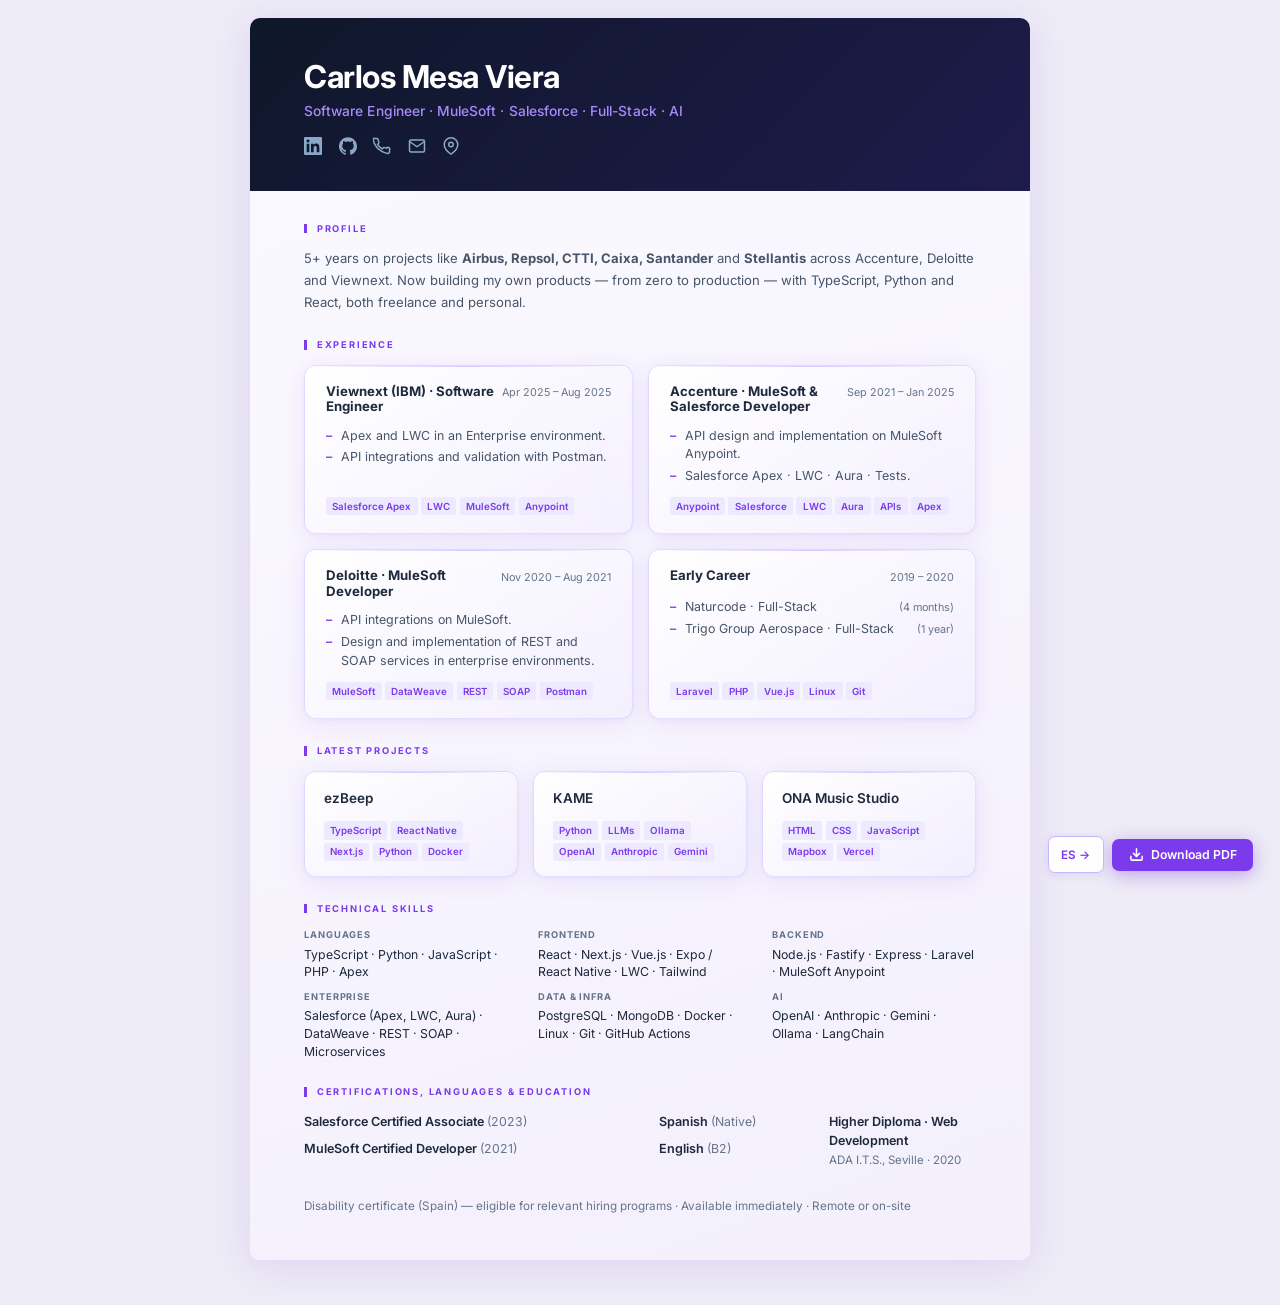
<file: index.html>
<!DOCTYPE html>
<html lang="en">
<head>
  <meta charset="UTF-8"/>
  <meta name="viewport" content="width=780"/>
  <title>Carlos Mesa Viera — CV</title>
  <link rel="preconnect" href="https://fonts.googleapis.com"/>
  <link rel="preconnect" href="https://fonts.gstatic.com" crossorigin/>
  <link href="https://fonts.googleapis.com/css2?family=Inter:wght@300;400;500;600;700&display=swap" rel="stylesheet"/>
  <link rel="stylesheet" href="assets/style.css?v=25"/>
</head>
<body>

<div class="toolbar">
  <a href="es.html" class="btn-lang">ES →</a>
  <button class="btn-pdf" onclick="window.print()">
    <svg width="15" height="15" viewBox="0 0 24 24" fill="none" stroke="currentColor" stroke-width="2.5" stroke-linecap="round" stroke-linejoin="round"><path d="M21 15v4a2 2 0 01-2 2H5a2 2 0 01-2-2v-4"/><polyline points="7 10 12 15 17 10"/><line x1="12" y1="15" x2="12" y2="3"/></svg>
    Download PDF
  </button>
</div>

<main class="page">

  <header>
    <h1>Carlos Mesa Viera</h1>
    <div class="cv-title">Software Engineer · MuleSoft · Salesforce · Full-Stack · AI</div>
    <div class="contact-row">
      <!-- LinkedIn -->
      <a href="https://www.linkedin.com/in/carlos-mesa-viera-747501197" target="_blank" class="contact-icon" title="linkedin.com/in/carlosmesaviera">
        <svg xmlns="http://www.w3.org/2000/svg" width="18" height="18" viewBox="0 0 24 24" fill="currentColor"><path d="M20.447 20.452h-3.554v-5.569c0-1.328-.027-3.037-1.852-3.037-1.853 0-2.136 1.445-2.136 2.939v5.667H9.351V9h3.414v1.561h.046c.477-.9 1.637-1.85 3.37-1.85 3.601 0 4.267 2.37 4.267 5.455v6.286zM5.337 7.433c-1.144 0-2.063-.926-2.063-2.065 0-1.138.92-2.063 2.063-2.063 1.14 0 2.064.925 2.064 2.063 0 1.139-.925 2.065-2.064 2.065zm1.782 13.019H3.555V9h3.564v11.452zM22.225 0H1.771C.792 0 0 .774 0 1.729v20.542C0 23.227.792 24 1.771 24h20.451C23.2 24 24 23.227 24 22.271V1.729C24 .774 23.2 0 22.222 0h.003z"/></svg>
      </a>
      <!-- GitHub -->
      <a href="https://github.com/cmesa-dev" target="_blank" class="contact-icon" title="github.com/cmesa-dev">
        <svg xmlns="http://www.w3.org/2000/svg" width="18" height="18" viewBox="0 0 24 24" fill="currentColor"><path d="M12 .297c-6.63 0-12 5.373-12 12 0 5.303 3.438 9.8 8.205 11.385.6.113.82-.258.82-.577 0-.285-.01-1.04-.015-2.04-3.338.724-4.042-1.61-4.042-1.61C4.422 18.07 3.633 17.7 3.633 17.7c-1.087-.744.084-.729.084-.729 1.205.084 1.838 1.236 1.838 1.236 1.07 1.835 2.809 1.305 3.495.998.108-.776.417-1.305.76-1.605-2.665-.3-5.466-1.332-5.466-5.93 0-1.31.465-2.38 1.235-3.22-.135-.303-.54-1.523.105-3.176 0 0 1.005-.322 3.3 1.23.96-.267 1.98-.399 3-.405 1.02.006 2.04.138 3 .405 2.28-1.552 3.285-1.23 3.285-1.23.645 1.653.24 2.873.12 3.176.765.84 1.23 1.91 1.23 3.22 0 4.61-2.805 5.625-5.475 5.92.42.36.81 1.096.81 2.22 0 1.606-.015 2.896-.015 3.286 0 .315.21.69.825.57C20.565 22.092 24 17.592 24 12.297c0-6.627-5.373-12-12-12"/></svg>
      </a>
      <!-- Phone -->
      <a href="tel:+34642966414" class="contact-icon" title="+34 642 966 414">
        <svg xmlns="http://www.w3.org/2000/svg" width="18" height="18" viewBox="0 0 24 24" fill="none" stroke="currentColor" stroke-width="2" stroke-linecap="round" stroke-linejoin="round"><path d="M22 16.92v3a2 2 0 01-2.18 2 19.79 19.79 0 01-8.63-3.07A19.5 19.5 0 013.07 10.8a19.79 19.79 0 01-3.07-8.68A2 2 0 012 2h3a2 2 0 012 1.72c.127.96.361 1.903.7 2.81a2 2 0 01-.45 2.11L6.09 9.91a16 16 0 006 6l1.27-1.27a2 2 0 012.11-.45c.907.339 1.85.573 2.81.7A2 2 0 0122 16.92z"/></svg>
      </a>
      <!-- Email -->
      <a href="mailto:cmesa.dev@gmail.com" class="contact-icon" title="cmesa.dev@gmail.com">
        <svg xmlns="http://www.w3.org/2000/svg" width="18" height="18" viewBox="0 0 24 24" fill="none" stroke="currentColor" stroke-width="2" stroke-linecap="round" stroke-linejoin="round"><path d="M4 4h16c1.1 0 2 .9 2 2v12c0 1.1-.9 2-2 2H4c-1.1 0-2-.9-2-2V6c0-1.1.9-2 2-2z"/><polyline points="22,6 12,13 2,6"/></svg>
      </a>
      <!-- Location con hover reveal -->
      <span class="contact-icon contact-loc">
        <svg xmlns="http://www.w3.org/2000/svg" width="18" height="18" viewBox="0 0 24 24" fill="none" stroke="currentColor" stroke-width="2" stroke-linecap="round" stroke-linejoin="round"><path d="M21 10c0 7-9 13-9 13s-9-6-9-13a9 9 0 0118 0z"/><circle cx="12" cy="10" r="3"/></svg>
        <span class="loc-text">Seville, Spain</span>
      </span>
    </div>
  </header>

  <div class="page-body">

  <hr/>

  <!-- Profile -->
  <section class="summary">
    <h2>Profile</h2>
    <p>5+ years on projects like <strong>Airbus, Repsol, CTTI, Caixa, Santander</strong> and <strong>Stellantis</strong> across Accenture, Deloitte and Viewnext. Now building my own products — from zero to production — with TypeScript, Python and React, both freelance and personal.</p>
  </section>

  <!-- Experience -->
  <section>
    <h2>Experience</h2>

    <div class="exp-grid">

      <!-- Viewnext -->
      <div class="exp-card">
        <div class="exp-card-top">
          <h3>Viewnext (IBM) · Software Engineer</h3>
          <span class="date">Apr 2025 – Aug 2025</span>
        </div>
        <ul class="bullets">
          <li>Apex and LWC in an Enterprise environment.</li>
          <li>API integrations and validation with Postman.</li>
        </ul>
        <div class="tags">
          <span class="tag">Salesforce Apex</span><span class="tag">LWC</span><span class="tag">MuleSoft</span><span class="tag">Anypoint</span>
        </div>
      </div>

      <!-- Accenture -->
      <div class="exp-card">
        <div class="exp-card-top">
          <h3>Accenture · MuleSoft &amp; Salesforce Developer</h3>
          <span class="date">Sep 2021 – Jan 2025</span>
        </div>
        <ul class="bullets">
          <li>API design and implementation on MuleSoft Anypoint.</li>
          <li>Salesforce Apex · LWC · Aura · Tests.</li>
        </ul>
        <div class="tags">
          <span class="tag">Anypoint</span><span class="tag">Salesforce</span><span class="tag">LWC</span><span class="tag">Aura</span><span class="tag">APIs</span><span class="tag">Apex</span>
        </div>
      </div>

      <!-- Deloitte -->
      <div class="exp-card">
        <div class="exp-card-top">
          <h3>Deloitte · MuleSoft Developer</h3>
          <span class="date">Nov 2020 – Aug 2021</span>
        </div>
        <ul class="bullets">
          <li>API integrations on MuleSoft.</li>
          <li>Design and implementation of REST and SOAP services in enterprise environments.</li>
        </ul>
        <div class="tags">
          <span class="tag">MuleSoft</span><span class="tag">DataWeave</span><span class="tag">REST</span><span class="tag">SOAP</span><span class="tag">Postman</span>
        </div>
      </div>

      <!-- Otros -->
      <div class="exp-card">
        <div class="exp-card-top">
          <h3>Early Career</h3>
          <span class="date">2019 – 2020</span>
        </div>
        <ul class="bullets">
          <li class="flex-entry">Naturcode · Full-Stack<span class="entry-dur">(4 months)</span></li>
          <li class="flex-entry">Trigo Group Aerospace · Full-Stack<span class="entry-dur">(1 year)</span></li>
        </ul>
        <div class="tags">
          <span class="tag">Laravel</span><span class="tag">PHP</span><span class="tag">Vue.js</span><span class="tag">Linux</span><span class="tag">Git</span>
        </div>
      </div>

    </div>
  </section>

  <!-- Latest Projects -->
  <section>
    <h2>Latest Projects</h2>

    <div class="proj-grid">

      <a href="https://github.com/cmesa-dev/barcode-scanner" target="_blank" class="proj-card">
        <h3>ezBeep</h3>
        <div class="tags">
          <span class="tag">TypeScript</span><span class="tag">React Native</span><span class="tag">Next.js</span><span class="tag">Python</span><span class="tag">Docker</span>
        </div>
        <div class="proj-hover-label">See demos →</div>
      </a>

      <a href="https://github.com/cmesa-dev/kame" target="_blank" class="proj-card">
        <h3>KAME</h3>
        <div class="tags">
          <span class="tag">Python</span><span class="tag">LLMs</span><span class="tag">Ollama</span><span class="tag">OpenAI</span><span class="tag">Anthropic</span><span class="tag">Gemini</span>
        </div>
        <div class="proj-hover-label">View repo →</div>
      </a>

      <a href="https://onastudio.vercel.app" target="_blank" class="proj-card">
        <h3>ONA Music Studio</h3>
        <div class="tags">
          <span class="tag">HTML</span><span class="tag">CSS</span><span class="tag">JavaScript</span><span class="tag">Mapbox</span><span class="tag">Vercel</span>
        </div>
        <div class="proj-hover-label">Open site →</div>
      </a>

    </div>
  </section>

  <!-- Skills -->
  <section>
    <h2>Technical Skills</h2>
    <div class="skills-grid">
      <div class="skill-group">
        <div class="label">Languages</div>
        <div class="values">TypeScript · Python · JavaScript · PHP · Apex</div>
      </div>
      <div class="skill-group">
        <div class="label">Frontend</div>
        <div class="values">React · Next.js · Vue.js · Expo / React Native · LWC · Tailwind</div>
      </div>
      <div class="skill-group">
        <div class="label">Backend</div>
        <div class="values">Node.js · Fastify · Express · Laravel · MuleSoft Anypoint</div>
      </div>
      <div class="skill-group">
        <div class="label">Enterprise</div>
        <div class="values">Salesforce (Apex, LWC, Aura) · DataWeave · REST · SOAP · Microservices</div>
      </div>
      <div class="skill-group">
        <div class="label">Data &amp; Infra</div>
        <div class="values">PostgreSQL · MongoDB · Docker · Linux · Git · GitHub Actions</div>
      </div>
      <div class="skill-group">
        <div class="label">AI</div>
        <div class="values">OpenAI · Anthropic · Gemini · Ollama · LangChain</div>
      </div>
    </div>
  </section>

  <!-- Certifications, Education & Languages -->
  <section>
    <h2>Certifications, Languages &amp; Education</h2>
    <div class="two-col">
      <div>
        <div class="cert-item" style="margin-bottom:.5rem">
          <div class="name">Salesforce Certified Associate <span class="cert-year">(2023)</span></div>
        </div>
        <div class="cert-item">
          <div class="name">MuleSoft Certified Developer <span class="cert-year">(2021)</span></div>
        </div>
      </div>
      <div class="split-col">
        <div>
          <div class="cert-item" style="margin-bottom:.5rem">
            <div class="name">Spanish <span class="cert-year">(Native)</span></div>
          </div>
          <div class="cert-item">
            <div class="name">English <span class="cert-year">(B2)</span></div>
          </div>
        </div>
        <div>
          <div class="edu-item">
            <div class="degree">Higher Diploma · Web Development</div>
            <div class="school">ADA I.T.S., Seville · 2020</div>
          </div>
        </div>
      </div>
    </div>
  </section>

  <p class="note">Disability certificate (Spain) — eligible for relevant hiring programs · Available immediately · Remote or on-site</p>

  </div><!-- /.page-body -->

</main>
</body>
</html>
</file>
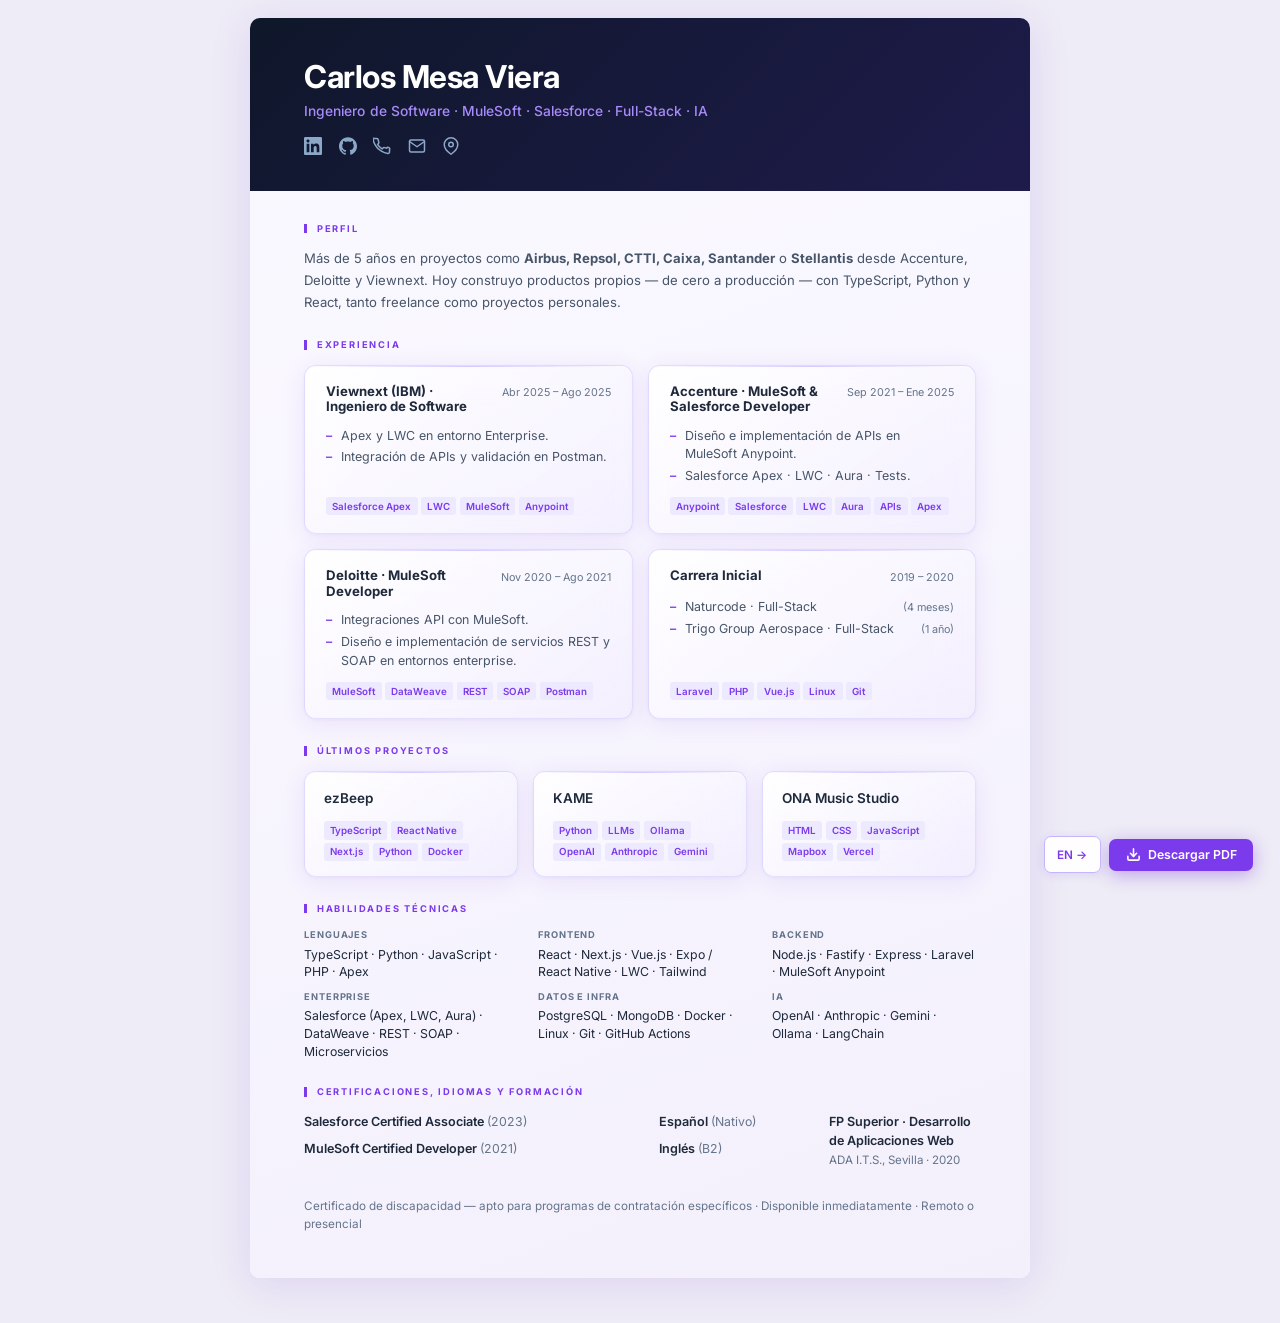
<file: es.html>
<!DOCTYPE html>
<html lang="es">
<head>
  <meta charset="UTF-8"/>
  <meta name="viewport" content="width=780"/>
  <title>Carlos Mesa Viera — CV</title>
  <link rel="preconnect" href="https://fonts.googleapis.com"/>
  <link rel="preconnect" href="https://fonts.gstatic.com" crossorigin/>
  <link href="https://fonts.googleapis.com/css2?family=Inter:wght@300;400;500;600;700&display=swap" rel="stylesheet"/>
  <link rel="stylesheet" href="assets/style.css?v=25"/>
</head>
<body>

<div class="toolbar">
  <a href="index.html" class="btn-lang">EN →</a>
  <button class="btn-pdf" onclick="window.print()">
    <svg width="15" height="15" viewBox="0 0 24 24" fill="none" stroke="currentColor" stroke-width="2.5" stroke-linecap="round" stroke-linejoin="round"><path d="M21 15v4a2 2 0 01-2 2H5a2 2 0 01-2-2v-4"/><polyline points="7 10 12 15 17 10"/><line x1="12" y1="15" x2="12" y2="3"/></svg>
    Descargar PDF
  </button>
</div>

<main class="page">

  <header>
    <h1>Carlos Mesa Viera</h1>
    <div class="cv-title">Ingeniero de Software · MuleSoft · Salesforce · Full-Stack · IA</div>
    <div class="contact-row">
      <!-- LinkedIn -->
      <a href="https://www.linkedin.com/in/carlos-mesa-viera-747501197" target="_blank" class="contact-icon" title="linkedin.com/in/carlosmesaviera">
        <svg xmlns="http://www.w3.org/2000/svg" width="18" height="18" viewBox="0 0 24 24" fill="currentColor"><path d="M20.447 20.452h-3.554v-5.569c0-1.328-.027-3.037-1.852-3.037-1.853 0-2.136 1.445-2.136 2.939v5.667H9.351V9h3.414v1.561h.046c.477-.9 1.637-1.85 3.37-1.85 3.601 0 4.267 2.37 4.267 5.455v6.286zM5.337 7.433c-1.144 0-2.063-.926-2.063-2.065 0-1.138.92-2.063 2.063-2.063 1.14 0 2.064.925 2.064 2.063 0 1.139-.925 2.065-2.064 2.065zm1.782 13.019H3.555V9h3.564v11.452zM22.225 0H1.771C.792 0 0 .774 0 1.729v20.542C0 23.227.792 24 1.771 24h20.451C23.2 24 24 23.227 24 22.271V1.729C24 .774 23.2 0 22.222 0h.003z"/></svg>
      </a>
      <!-- GitHub -->
      <a href="https://github.com/cmesa-dev" target="_blank" class="contact-icon" title="github.com/cmesa-dev">
        <svg xmlns="http://www.w3.org/2000/svg" width="18" height="18" viewBox="0 0 24 24" fill="currentColor"><path d="M12 .297c-6.63 0-12 5.373-12 12 0 5.303 3.438 9.8 8.205 11.385.6.113.82-.258.82-.577 0-.285-.01-1.04-.015-2.04-3.338.724-4.042-1.61-4.042-1.61C4.422 18.07 3.633 17.7 3.633 17.7c-1.087-.744.084-.729.084-.729 1.205.084 1.838 1.236 1.838 1.236 1.07 1.835 2.809 1.305 3.495.998.108-.776.417-1.305.76-1.605-2.665-.3-5.466-1.332-5.466-5.93 0-1.31.465-2.38 1.235-3.22-.135-.303-.54-1.523.105-3.176 0 0 1.005-.322 3.3 1.23.96-.267 1.98-.399 3-.405 1.02.006 2.04.138 3 .405 2.28-1.552 3.285-1.23 3.285-1.23.645 1.653.24 2.873.12 3.176.765.84 1.23 1.91 1.23 3.22 0 4.61-2.805 5.625-5.475 5.92.42.36.81 1.096.81 2.22 0 1.606-.015 2.896-.015 3.286 0 .315.21.69.825.57C20.565 22.092 24 17.592 24 12.297c0-6.627-5.373-12-12-12"/></svg>
      </a>
      <!-- Phone -->
      <a href="tel:+34642966414" class="contact-icon" title="+34 642 966 414">
        <svg xmlns="http://www.w3.org/2000/svg" width="18" height="18" viewBox="0 0 24 24" fill="none" stroke="currentColor" stroke-width="2" stroke-linecap="round" stroke-linejoin="round"><path d="M22 16.92v3a2 2 0 01-2.18 2 19.79 19.79 0 01-8.63-3.07A19.5 19.5 0 013.07 10.8a19.79 19.79 0 01-3.07-8.68A2 2 0 012 2h3a2 2 0 012 1.72c.127.96.361 1.903.7 2.81a2 2 0 01-.45 2.11L6.09 9.91a16 16 0 006 6l1.27-1.27a2 2 0 012.11-.45c.907.339 1.85.573 2.81.7A2 2 0 0122 16.92z"/></svg>
      </a>
      <!-- Email -->
      <a href="mailto:cmesa.dev@gmail.com" class="contact-icon" title="cmesa.dev@gmail.com">
        <svg xmlns="http://www.w3.org/2000/svg" width="18" height="18" viewBox="0 0 24 24" fill="none" stroke="currentColor" stroke-width="2" stroke-linecap="round" stroke-linejoin="round"><path d="M4 4h16c1.1 0 2 .9 2 2v12c0 1.1-.9 2-2 2H4c-1.1 0-2-.9-2-2V6c0-1.1.9-2 2-2z"/><polyline points="22,6 12,13 2,6"/></svg>
      </a>
      <!-- Ubicación con hover reveal -->
      <span class="contact-icon contact-loc">
        <svg xmlns="http://www.w3.org/2000/svg" width="18" height="18" viewBox="0 0 24 24" fill="none" stroke="currentColor" stroke-width="2" stroke-linecap="round" stroke-linejoin="round"><path d="M21 10c0 7-9 13-9 13s-9-6-9-13a9 9 0 0118 0z"/><circle cx="12" cy="10" r="3"/></svg>
        <span class="loc-text">Sevilla, España</span>
      </span>
    </div>
  </header>

  <div class="page-body">

  <hr/>

  <!-- Perfil -->
  <section class="summary">
    <h2>Perfil</h2>
    <p>Más de 5 años en proyectos como <strong>Airbus, Repsol, CTTI, Caixa, Santander</strong> o <strong>Stellantis</strong> desde Accenture, Deloitte y Viewnext. Hoy construyo productos propios — de cero a producción — con TypeScript, Python y React, tanto freelance como proyectos personales.</p>
  </section>

  <!-- Experiencia -->
  <section>
    <h2>Experiencia</h2>

    <div class="exp-grid">

      <!-- Viewnext -->
      <div class="exp-card">
        <div class="exp-card-top">
          <h3>Viewnext (IBM) · Ingeniero de Software</h3>
          <span class="date">Abr 2025 – Ago 2025</span>
        </div>
        <ul class="bullets">
          <li>Apex y LWC en entorno Enterprise.</li>
          <li>Integración de APIs y validación en Postman.</li>
        </ul>
        <div class="tags">
          <span class="tag">Salesforce Apex</span><span class="tag">LWC</span><span class="tag">MuleSoft</span><span class="tag">Anypoint</span>
        </div>
      </div>

      <!-- Accenture -->
      <div class="exp-card">
        <div class="exp-card-top">
          <h3>Accenture · MuleSoft &amp; Salesforce Developer</h3>
          <span class="date">Sep 2021 – Ene 2025</span>
        </div>
        <ul class="bullets">
          <li>Diseño e implementación de APIs en MuleSoft Anypoint.</li>
          <li>Salesforce Apex · LWC · Aura · Tests.</li>
        </ul>
        <div class="tags">
          <span class="tag">Anypoint</span><span class="tag">Salesforce</span><span class="tag">LWC</span><span class="tag">Aura</span><span class="tag">APIs</span><span class="tag">Apex</span>
        </div>
      </div>

      <!-- Deloitte -->
      <div class="exp-card">
        <div class="exp-card-top">
          <h3>Deloitte · MuleSoft Developer</h3>
          <span class="date">Nov 2020 – Ago 2021</span>
        </div>
        <ul class="bullets">
          <li>Integraciones API con MuleSoft.</li>
          <li>Diseño e implementación de servicios REST y SOAP en entornos enterprise.</li>
        </ul>
        <div class="tags">
          <span class="tag">MuleSoft</span><span class="tag">DataWeave</span><span class="tag">REST</span><span class="tag">SOAP</span><span class="tag">Postman</span>
        </div>
      </div>

      <!-- Carrera Inicial -->
      <div class="exp-card">
        <div class="exp-card-top">
          <h3>Carrera Inicial</h3>
          <span class="date">2019 – 2020</span>
        </div>
        <ul class="bullets">
          <li class="flex-entry">Naturcode · Full-Stack<span class="entry-dur">(4 meses)</span></li>
          <li class="flex-entry">Trigo Group Aerospace · Full-Stack<span class="entry-dur">(1 año)</span></li>
        </ul>
        <div class="tags">
          <span class="tag">Laravel</span><span class="tag">PHP</span><span class="tag">Vue.js</span><span class="tag">Linux</span><span class="tag">Git</span>
        </div>
      </div>

    </div>
  </section>

  <!-- Últimos proyectos -->
  <section>
    <h2>Últimos proyectos</h2>

    <div class="proj-grid">

      <a href="https://github.com/cmesa-dev/barcode-scanner" target="_blank" class="proj-card">
        <h3>ezBeep</h3>
        <div class="tags">
          <span class="tag">TypeScript</span><span class="tag">React Native</span><span class="tag">Next.js</span><span class="tag">Python</span><span class="tag">Docker</span>
        </div>
        <div class="proj-hover-label">Ir a demos →</div>
      </a>

      <a href="https://github.com/cmesa-dev/kame" target="_blank" class="proj-card">
        <h3>KAME</h3>
        <div class="tags">
          <span class="tag">Python</span><span class="tag">LLMs</span><span class="tag">Ollama</span><span class="tag">OpenAI</span><span class="tag">Anthropic</span><span class="tag">Gemini</span>
        </div>
        <div class="proj-hover-label">Ir al repo →</div>
      </a>

      <a href="https://onastudio.vercel.app" target="_blank" class="proj-card">
        <h3>ONA Music Studio</h3>
        <div class="tags">
          <span class="tag">HTML</span><span class="tag">CSS</span><span class="tag">JavaScript</span><span class="tag">Mapbox</span><span class="tag">Vercel</span>
        </div>
        <div class="proj-hover-label">Abrir página →</div>
      </a>

    </div>
  </section>

  <!-- Habilidades -->
  <section>
    <h2>Habilidades Técnicas</h2>
    <div class="skills-grid">
      <div class="skill-group">
        <div class="label">Lenguajes</div>
        <div class="values">TypeScript · Python · JavaScript · PHP · Apex</div>
      </div>
      <div class="skill-group">
        <div class="label">Frontend</div>
        <div class="values">React · Next.js · Vue.js · Expo / React Native · LWC · Tailwind</div>
      </div>
      <div class="skill-group">
        <div class="label">Backend</div>
        <div class="values">Node.js · Fastify · Express · Laravel · MuleSoft Anypoint</div>
      </div>
      <div class="skill-group">
        <div class="label">Enterprise</div>
        <div class="values">Salesforce (Apex, LWC, Aura) · DataWeave · REST · SOAP · Microservicios</div>
      </div>
      <div class="skill-group">
        <div class="label">Datos e Infra</div>
        <div class="values">PostgreSQL · MongoDB · Docker · Linux · Git · GitHub Actions</div>
      </div>
      <div class="skill-group">
        <div class="label">IA</div>
        <div class="values">OpenAI · Anthropic · Gemini · Ollama · LangChain</div>
      </div>
    </div>
  </section>

  <!-- Certificaciones, Formación e Idiomas -->
  <section>
    <h2>Certificaciones, Idiomas y Formación</h2>
    <div class="two-col">
      <div>
        <div class="cert-item" style="margin-bottom:.5rem">
          <div class="name">Salesforce Certified Associate <span class="cert-year">(2023)</span></div>
        </div>
        <div class="cert-item">
          <div class="name">MuleSoft Certified Developer <span class="cert-year">(2021)</span></div>
        </div>
      </div>
      <div class="split-col">
        <div>
          <div class="cert-item" style="margin-bottom:.5rem">
            <div class="name">Español <span class="cert-year">(Nativo)</span></div>
          </div>
          <div class="cert-item">
            <div class="name">Inglés <span class="cert-year">(B2)</span></div>
          </div>
        </div>
        <div>
          <div class="edu-item">
            <div class="degree">FP Superior · Desarrollo de Aplicaciones Web</div>
            <div class="school">ADA I.T.S., Sevilla · 2020</div>
          </div>
        </div>
      </div>
    </div>
  </section>

  <p class="note">Certificado de discapacidad — apto para programas de contratación específicos · Disponible inmediatamente · Remoto o presencial</p>

  </div><!-- /.page-body -->

</main>
</body>
</html>
</file>
<file: assets/style.css>
/* ─────────────────────────────────────────────
   CV — Carlos Mesa Viera
   Inter · v3 — dark header · accent cards
───────────────────────────────────────────── */

@import url('https://fonts.googleapis.com/css2?family=Inter:wght@300;400;500;600;700&display=swap');

:root {
  --accent:        #7c3aed;
  --accent-light:  #ede9fe;
  --accent-border: #c4b5fd;
  --text:          #1e293b;
  --muted:         #64748b;
  --soft:          #475569;
  --border:        #e8e4f8;
  --bg:            #eeecf6;
  --page-w:        780px;
}

*, *::before, *::after { box-sizing: border-box; margin: 0; padding: 0; }
html { font-size: 15px; }

body {
  font-family: 'Inter', sans-serif;
  background: var(--bg);
  color: var(--text);
  line-height: 1.55;
  -webkit-font-smoothing: antialiased;
}

/* ── Toolbar flotante ─────────────────────── */
.toolbar {
  position: fixed;
  bottom: 1.8rem;
  right: 1.8rem;
  display: flex;
  align-items: center;
  gap: .55rem;
  z-index: 200;
}

.btn-lang {
  display: inline-flex;
  align-items: center;
  background: rgba(255,255,255,.92);
  color: var(--accent);
  border: 1px solid var(--accent-border);
  border-radius: 7px;
  padding: .55rem .85rem;
  font-family: 'Inter', sans-serif;
  font-size: .78rem;
  font-weight: 600;
  text-decoration: none;
  box-shadow: 0 2px 10px rgba(109,40,217,.12);
  transition: background .16s, box-shadow .16s, transform .16s;
  backdrop-filter: blur(8px);
  -webkit-backdrop-filter: blur(8px);
}
.btn-lang:hover {
  background: var(--accent-light);
  box-shadow: 0 4px 16px rgba(109,40,217,.2);
  transform: translateY(-1px);
}

.btn-pdf {
  display: inline-flex;
  align-items: center;
  gap: .45rem;
  background: var(--accent);
  color: #ffffff;
  border: none;
  border-radius: 7px;
  padding: .58rem 1.1rem;
  font-family: 'Inter', sans-serif;
  font-size: .82rem;
  font-weight: 600;
  cursor: pointer;
  box-shadow: 0 4px 18px rgba(109,40,217,.38);
  transition: background .16s, box-shadow .16s, transform .16s;
}
.btn-pdf:hover {
  background: #6d28d9;
  box-shadow: 0 6px 24px rgba(109,40,217,.5);
  transform: translateY(-1px);
}
.btn-pdf svg { flex-shrink: 0; }

@media print {
  .toolbar { display: none !important; }
}

/* ── Página ───────────────────────────────── */
.page {
  max-width: var(--page-w);
  margin: 1.2rem auto 3rem;
  background: #ffffff;
  box-shadow: 0 6px 40px rgba(109,40,217,.13);
  border-radius: 10px;
  overflow: hidden;
}

/* ── Cabecera oscura ─────────────────────── */
header {
  background: linear-gradient(135deg, #0f172a 0%, #1e1b4b 100%);
  padding: 2.8rem 3.6rem 2.4rem;
}

header h1 {
  font-size: 2.1rem;
  font-weight: 700;
  letter-spacing: -.5px;
  color: #ffffff;
  line-height: 1.1;
}

.cv-title {
  font-size: .92rem;
  font-weight: 500;
  color: #a78bfa;
  margin-top: .4rem;
  letter-spacing: .05px;
}

.contact-row {
  display: flex;
  align-items: center;
  flex-wrap: nowrap;
  gap: 1.1rem;
  margin-top: 1rem;
}

.contact-icon {
  display: inline-flex;
  align-items: center;
  flex-shrink: 0;
  color: #8ba8c8;
  text-decoration: none;
  transition: color .18s ease;
  line-height: 1;
}
.contact-icon:hover { color: #a78bfa; }

.contact-icon svg {
  display: block;
  width: 18px;
  height: 18px;
  min-width: 18px;
  min-height: 18px;
  flex-shrink: 0;
}

/* Location — texto que se revela en hover */
.contact-loc { cursor: default; gap: 0; }

.contact-loc .loc-text {
  display: inline-block;
  overflow: hidden;
  max-width: 0;
  white-space: nowrap;
  opacity: 0;
  font-size: .78rem;
  margin-left: 0;
  line-height: 1;
  transition: max-width .32s ease, opacity .25s ease, margin-left .28s ease;
}
.contact-loc:hover { color: #a78bfa; }
.contact-loc:hover .loc-text {
  max-width: 130px;
  opacity: 1;
  margin-left: .4rem;
  color: #a78bfa;
}

/* ── Cuerpo ───────────────────────────────── */
.page-body {
  padding: 2.2rem 3.6rem 3rem;
  background: linear-gradient(160deg, #faf8ff 0%, #f3f0fc 100%);
}

hr { display: none; }

/* ── Secciones ───────────────────────────── */
section { margin-bottom: 1.8rem; }

section h2 {
  font-size: .62rem;
  font-weight: 700;
  text-transform: uppercase;
  letter-spacing: 1.8px;
  color: var(--accent);
  padding-left: .65rem;
  border-left: 3px solid var(--accent);
  margin-bottom: 1rem;
  line-height: 1;
}

/* ── Perfil ──────────────────────────────── */
.summary p {
  font-size: .875rem;
  color: var(--soft);
  line-height: 1.65;
}

/* ── Experiencia ─────────────────────────── */
.exp-grid {
  display: grid;
  grid-template-columns: 1fr 1fr;
  gap: 1rem;
}

.exp-card {
  background: linear-gradient(145deg,
    rgba(255,255,255,.92) 0%,
    rgba(237,233,254,.38) 100%
  );
  -webkit-backdrop-filter: blur(18px) saturate(1.5);
  backdrop-filter:         blur(18px) saturate(1.5);
  border: 1px solid rgba(196,181,253,.42);
  border-radius: 12px;
  padding: 1.2rem 1.4rem;
  display: flex;
  flex-direction: column;
  gap: .35rem;
  box-shadow:
    0 4px 24px rgba(109,40,217,.09),
    0 1px 4px  rgba(109,40,217,.05),
    inset 0 1px 0 rgba(255,255,255,.8);
  transition: box-shadow .22s ease, transform .22s ease;
  position: relative;
}

.exp-card::before {
  content: '';
  position: absolute;
  top: 0; left: 0; right: 0;
  height: 1px;
  background: linear-gradient(90deg,
    transparent 0%,
    rgba(196,181,253,.7) 50%,
    transparent 100%
  );
  border-radius: 12px 12px 0 0;
}

.exp-card:hover {
  box-shadow:
    0 8px 32px rgba(109,40,217,.14),
    0 2px 8px  rgba(109,40,217,.08),
    inset 0 1px 0 rgba(255,255,255,.85);
  transform: translateY(-2px);
}

.exp-card-top {
  display: flex;
  justify-content: space-between;
  align-items: flex-start;
  gap: .5rem;
}

.exp-card-top h3 {
  font-size: .88rem;
  font-weight: 700;
  color: var(--text);
  line-height: 1.2;
}

.company-note {
  font-weight: 400;
  color: var(--muted);
  font-size: .77rem;
  display: block;
  margin-top: .1rem;
}

.date {
  font-size: .72rem;
  color: var(--muted);
  white-space: nowrap;
  flex-shrink: 0;
  padding-top: .1rem;
}

.exp-place {
  font-size: .75rem;
  color: var(--muted);
  font-style: italic;
}

/* Entrada compacta dentro de card Otros */
.otros-entry { margin-bottom: .5rem; }
.otros-entry:last-child { margin-bottom: 0; }

.otros-entry h4 {
  font-size: .83rem;
  font-weight: 600;
  color: var(--text);
  display: flex;
  justify-content: space-between;
  align-items: baseline;
  gap: .5rem;
}

.otros-entry h4 span {
  font-weight: 400;
  font-size: .72rem;
  color: var(--muted);
  flex-shrink: 0;
}

.otros-entry p {
  font-size: .80rem;
  color: var(--soft);
  margin-top: .15rem;
  line-height: 1.45;
}

/* Bullets */
.bullets {
  list-style: none;
  margin-top: .4rem;
  padding: 0;
  display: flex;
  flex-direction: column;
  gap: .22rem;
}

.bullets li {
  font-size: .83rem;
  color: var(--soft);
  line-height: 1.5;
  padding-left: 1rem;
  position: relative;
}

.bullets li::before {
  content: '–';
  position: absolute;
  left: 0;
  color: var(--accent);
  font-weight: 600;
}

/* Li con duración alineada a la derecha */
.bullets li.flex-entry {
  display: flex;
  justify-content: space-between;
  align-items: baseline;
  gap: .5rem;
}
.entry-dur {
  font-size: .72rem;
  color: var(--muted);
  flex-shrink: 0;
  white-space: nowrap;
}

/* ── Tags ────────────────────────────────── */
.tags {
  margin-top: auto;
  padding-top: .42rem;
  display: flex;
  flex-wrap: wrap;
  gap: .22rem;
}

.tag {
  font-size: .65rem;
  font-weight: 600;
  background: var(--accent-light);
  color: var(--accent);
  padding: .1rem .42rem;
  border-radius: 3px;
}

/* ── Proyectos ───────────────────────────── */
.proj-grid {
  display: grid;
  grid-template-columns: repeat(3, 1fr);
  gap: 1rem;
}

a.proj-card { text-decoration: none; color: inherit; }

.proj-card {
  background: linear-gradient(145deg,
    rgba(255,255,255,.92) 0%,
    rgba(237,233,254,.38) 100%
  );
  -webkit-backdrop-filter: blur(18px) saturate(1.5);
  backdrop-filter:         blur(18px) saturate(1.5);
  border: 1px solid rgba(196,181,253,.42);
  border-radius: 12px;
  padding: 1.1rem 1.25rem 1rem;
  display: flex;
  flex-direction: column;
  gap: .4rem;
  box-shadow:
    0 4px 24px rgba(109,40,217,.09),
    0 1px 4px  rgba(109,40,217,.05),
    inset 0 1px 0 rgba(255,255,255,.8);
  transition: background .26s, border-color .26s, box-shadow .22s, transform .22s;
  position: relative;
  cursor: pointer;
}

.proj-card::before {
  content: '';
  position: absolute;
  top: 0; left: 0; right: 0;
  height: 1px;
  background: linear-gradient(90deg, transparent, rgba(196,181,253,.7), transparent);
  border-radius: 12px 12px 0 0;
  transition: background .26s;
}

.proj-card:hover {
  background: var(--accent);
  border-color: transparent;
  box-shadow:
    0 12px 40px rgba(109,40,217,.44),
    0 3px 10px rgba(109,40,217,.22);
  transform: translateY(-4px);
}

.proj-card:hover::before {
  background: linear-gradient(90deg, transparent, rgba(255,255,255,.3), transparent);
}

.proj-card h3 {
  font-size: .9rem;
  font-weight: 600;
  color: var(--text);
  transition: opacity .22s ease;
}

.proj-card .tags {
  transition: opacity .22s ease;
}

/* En hover: contenido se desvanece */
.proj-card:hover h3,
.proj-card:hover .tags { opacity: 0; }

/* CTA superpuesto y centrado, sin ocupar espacio */
.proj-hover-label {
  position: absolute;
  inset: 0;
  display: flex;
  align-items: center;
  justify-content: center;
  gap: .35rem;
  font-size: .84rem;
  font-weight: 700;
  letter-spacing: .1px;
  color: #ffffff;
  opacity: 0;
  transition: opacity .22s ease;
}

.proj-card:hover .proj-hover-label { opacity: 1; }

/* ── Habilidades ─────────────────────────── */
.skills-grid {
  display: grid;
  grid-template-columns: repeat(3, 1fr);
  gap: .55rem 2rem;
}

.skill-group .label {
  font-size: .62rem;
  font-weight: 700;
  text-transform: uppercase;
  letter-spacing: .9px;
  color: var(--muted);
  margin-bottom: .2rem;
}

.skill-group .values {
  font-size: .82rem;
  color: var(--text);
  line-height: 1.45;
}

/* ── Dos columnas ────────────────────────── */
.two-col {
  display: grid;
  grid-template-columns: 1fr 1fr;
  gap: .8rem 2.5rem;
}

/* ── Tres columnas ───────────────────────── */
.three-col {
  display: grid;
  grid-template-columns: 1fr 1fr 1fr;
  gap: .8rem 2rem;
}

/* ── Columna derecha dividida en 2 cols ── */
.split-col {
  display: grid;
  grid-template-columns: 1fr 1fr;
  gap: .8rem 1.5rem;
}

.cert-item, .edu-item { font-size: .84rem; }

.cert-item .name,
.edu-item .degree { font-weight: 600; color: var(--text); }

.cert-year {
  font-weight: 400;
  color: var(--muted);
  font-size: .82rem;
}

.cert-item .issuer,
.edu-item .school {
  font-size: .77rem;
  color: var(--muted);
  margin-top: .1rem;
}

/* ── Idiomas ─────────────────────────────── */
.lang-row {
  display: flex;
  flex-wrap: wrap;
  gap: .3rem 2.5rem;
  font-size: .84rem;
}

.lang-name { font-weight: 600; color: var(--text); }
.lang-level { font-size: .78rem; color: var(--muted); }

.note {
  font-size: .78rem;
  color: var(--muted);
  margin-top: .5rem;
}


/* ═══════════════════════════════════════════
   PRINT — PDF limpio A4
═══════════════════════════════════════════ */
@media print {
  @page { size: A4; margin: 12mm 14mm; }

  html { font-size: 10.5pt; }
  body { background: white; margin: 0; padding: 0; }

  .toolbar, .download-bar { display: none !important; }

  .page {
    max-width: 100%;
    margin: 0;
    box-shadow: none;
    border-radius: 0;
    border: none;
    outline: none;
  }

  header {
    background: #0f172a !important;
    -webkit-print-color-adjust: exact;
    print-color-adjust: exact;
    padding: 1.4rem 2.2rem 1.2rem;
    border-radius: 0;
  }

  header h1 { font-size: 1.7rem !important; color: #ffffff !important; }
  .cv-title { color: #a78bfa !important; font-size: .88rem !important; margin-top: .35rem !important; }
  .contact-row { margin-top: .6rem !important; gap: .9rem !important; }
  .contact-row, .contact-row a { color: #94a3b8 !important; }
  .contact-icon svg { width: 14px !important; height: 14px !important; }
  .contact-loc .loc-text { max-width: 130px !important; opacity: 1 !important; margin-left: .4rem !important; }

  .page-body { padding: 1.1rem 2.2rem 1.1rem; background: white !important; }

  a { text-decoration: none; color: inherit; }

  section { margin-bottom: 1rem; page-break-inside: avoid; }

  /* Cards con borde sutil para separar visualmente */
  .exp-card {
    background: transparent !important;
    -webkit-backdrop-filter: none !important;
    backdrop-filter: none !important;
    box-shadow: none !important;
    border: 1px solid #e8e4f8 !important;
    border-radius: 6px !important;
    break-inside: avoid;
    padding: .7rem .9rem;
    min-height: 8rem;
    -webkit-print-color-adjust: exact;
    print-color-adjust: exact;
  }

  .proj-card {
    background: transparent !important;
    -webkit-backdrop-filter: none !important;
    backdrop-filter: none !important;
    box-shadow: none !important;
    border: 1px solid #e8e4f8 !important;
    border-radius: 6px !important;
    break-inside: avoid;
    padding: .6rem .9rem;
    -webkit-print-color-adjust: exact;
    print-color-adjust: exact;
  }

  .exp-card::before, .proj-card::before { display: none; }

  .exp-grid { gap: .5rem; page-break-inside: avoid; }
  .proj-grid { gap: .5rem; }

  .tags {
    display: flex !important;
    flex-wrap: wrap;
    gap: 0 !important;
    margin-top: .3rem !important;
  }
  .tag {
    background: transparent !important;
    color: #64748b !important;
    font-size: .68rem !important;
    padding: 0 !important;
    border-radius: 0 !important;
    font-weight: 500 !important;
  }
  .tag::after { content: ' · '; white-space: pre; }
  .tag:last-child::after { content: ''; }

  .proj-hover-label { display: none !important; }

  /* Título en su propia línea, fecha debajo */
  .exp-card-top { flex-direction: column; gap: .05rem; }
  .exp-card-top h3 { font-size: .84rem; }
  .exp-card-top .date { align-self: flex-start; font-size: .68rem; }
  .bullets li { font-size: .82rem; }
  .skills-grid { gap: .35rem 1.6rem; }
  .skill-group .values { font-size: .8rem; }
  .note { font-size: .8rem; }
  .cert-item .name, .edu-item .degree { font-size: .88rem; }
}
</file>
